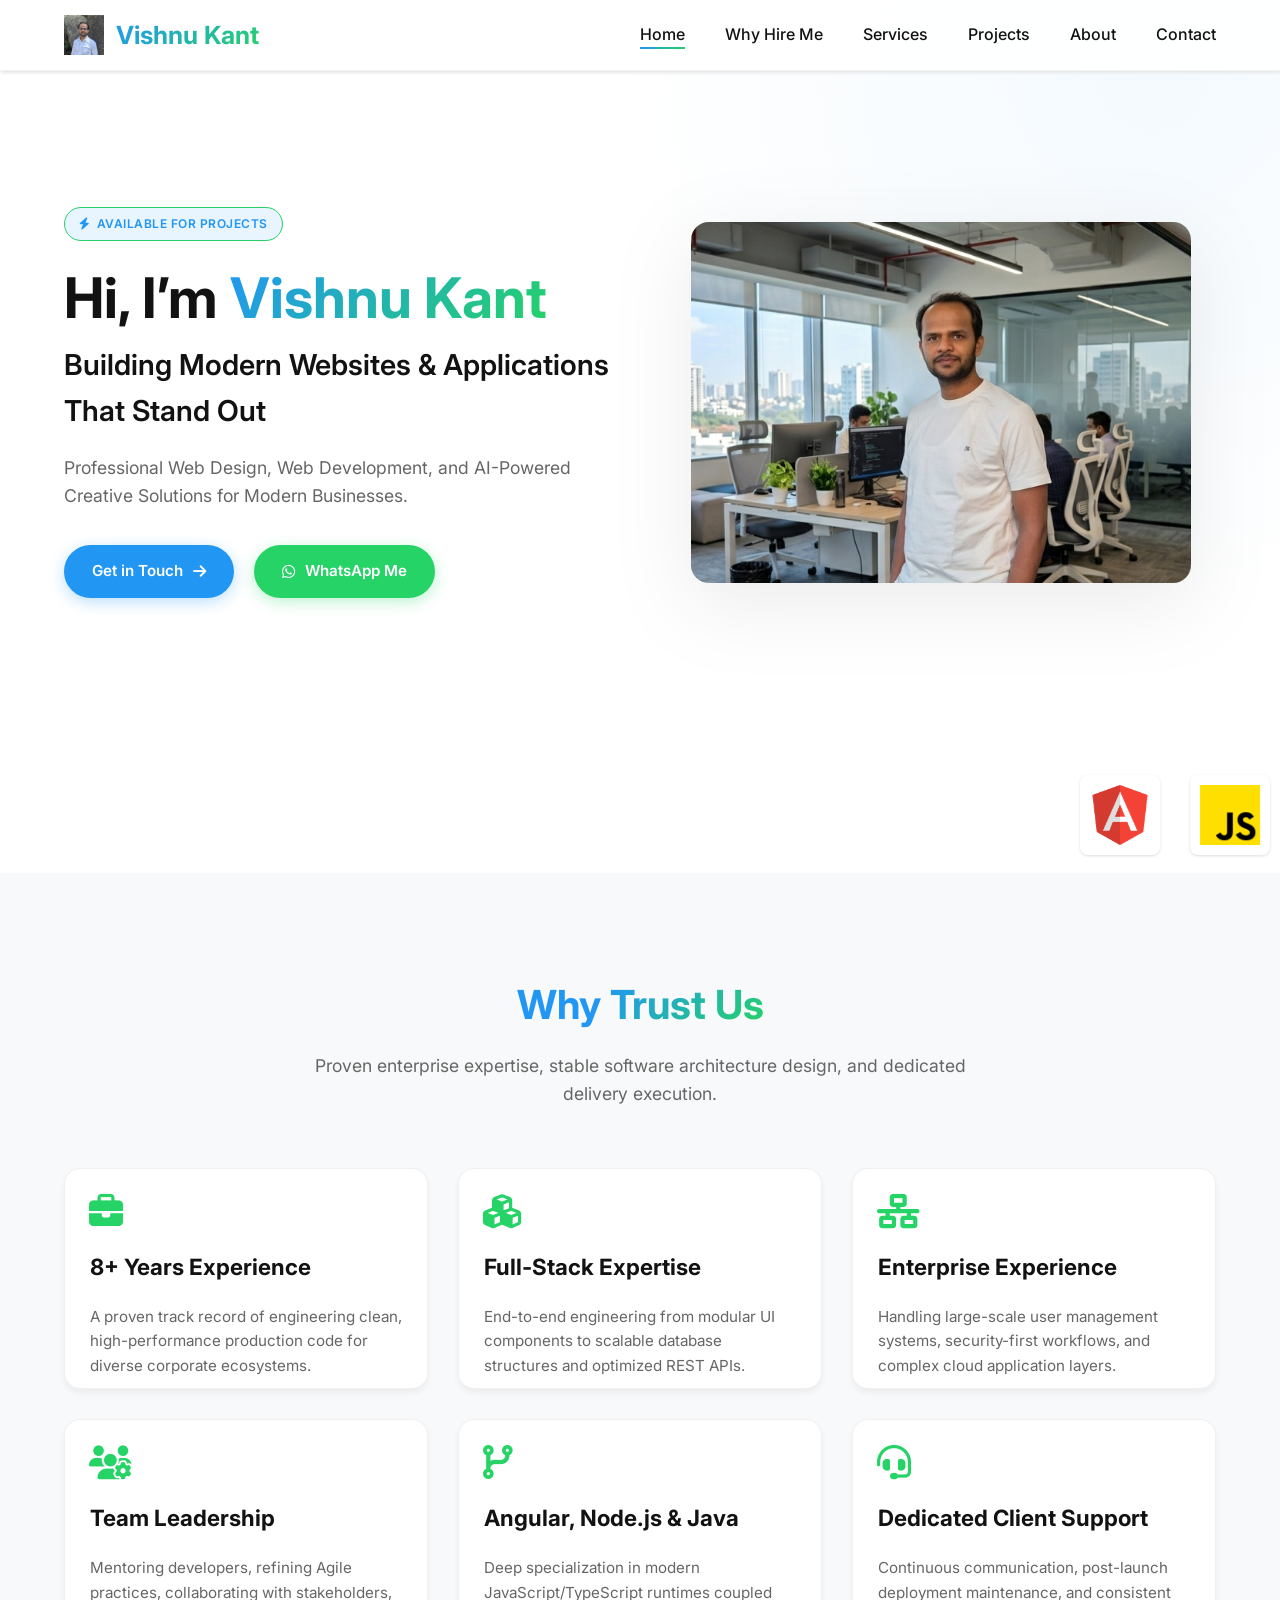
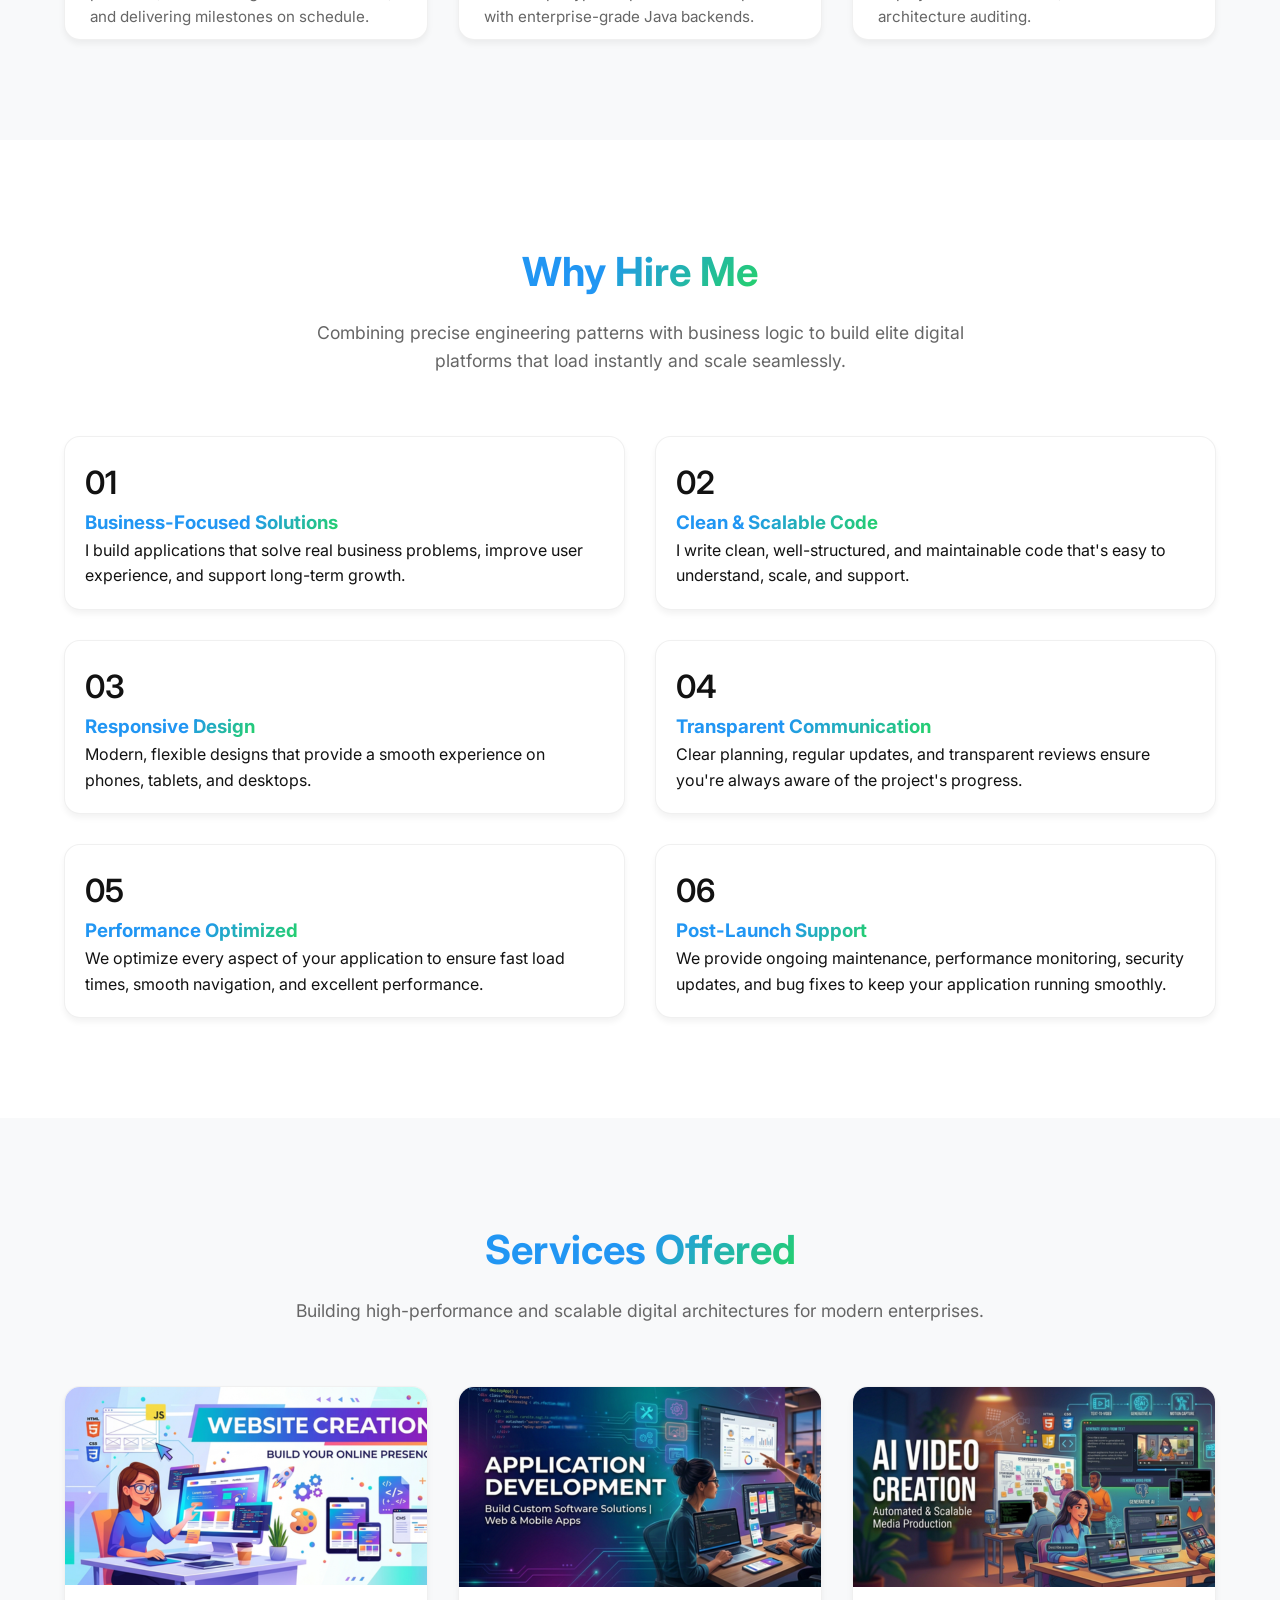
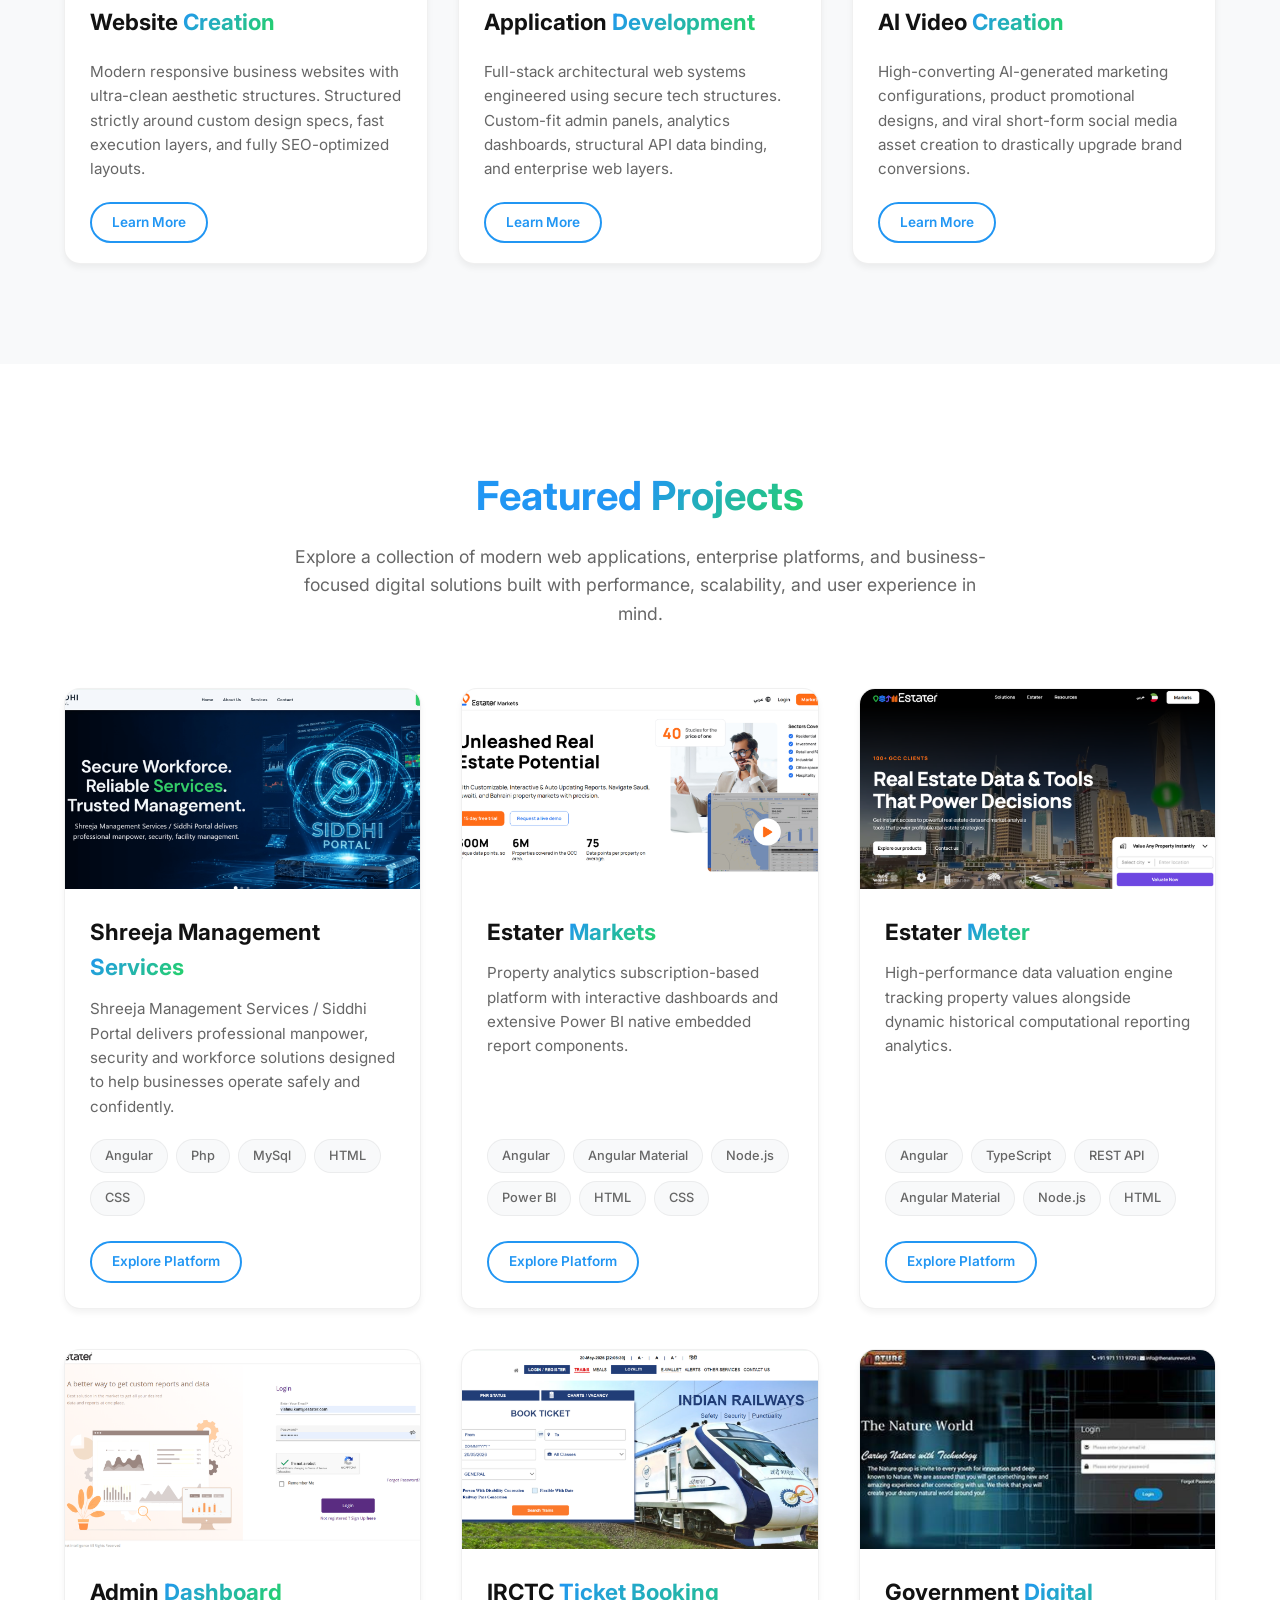
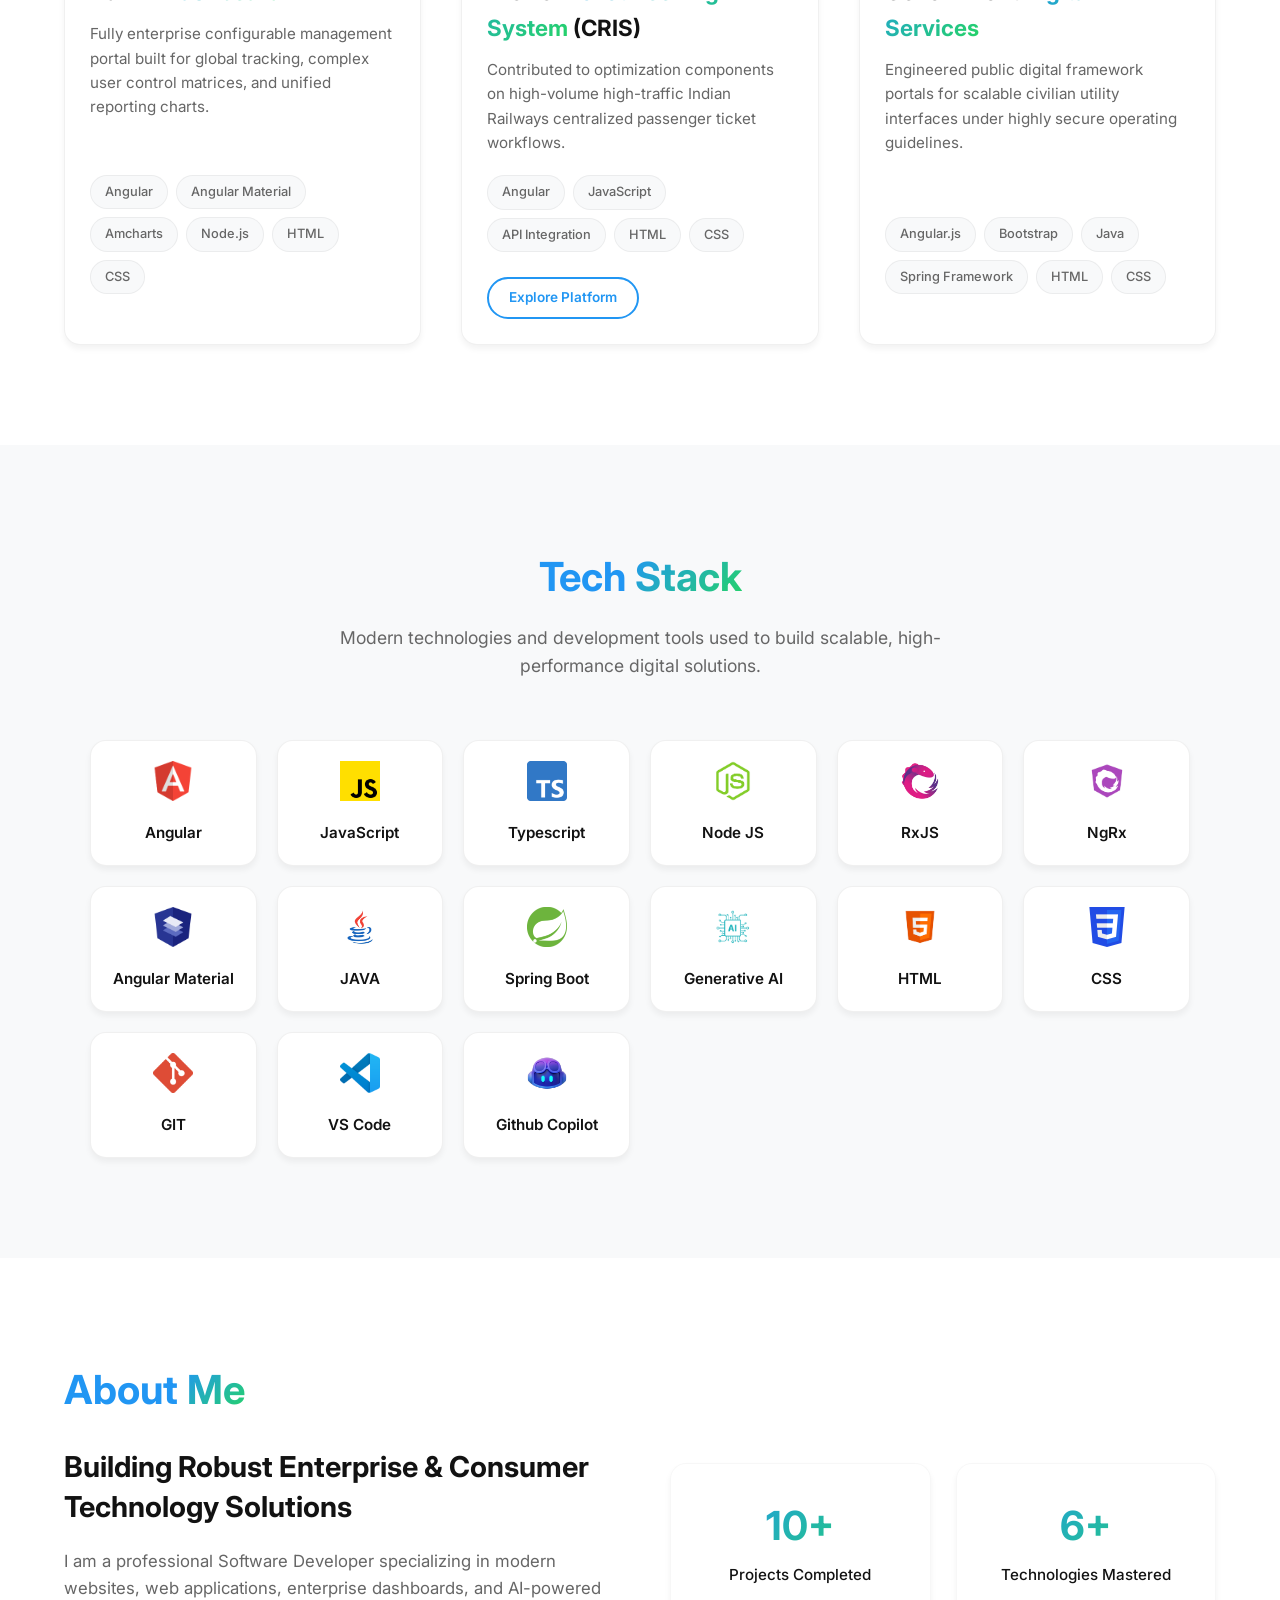
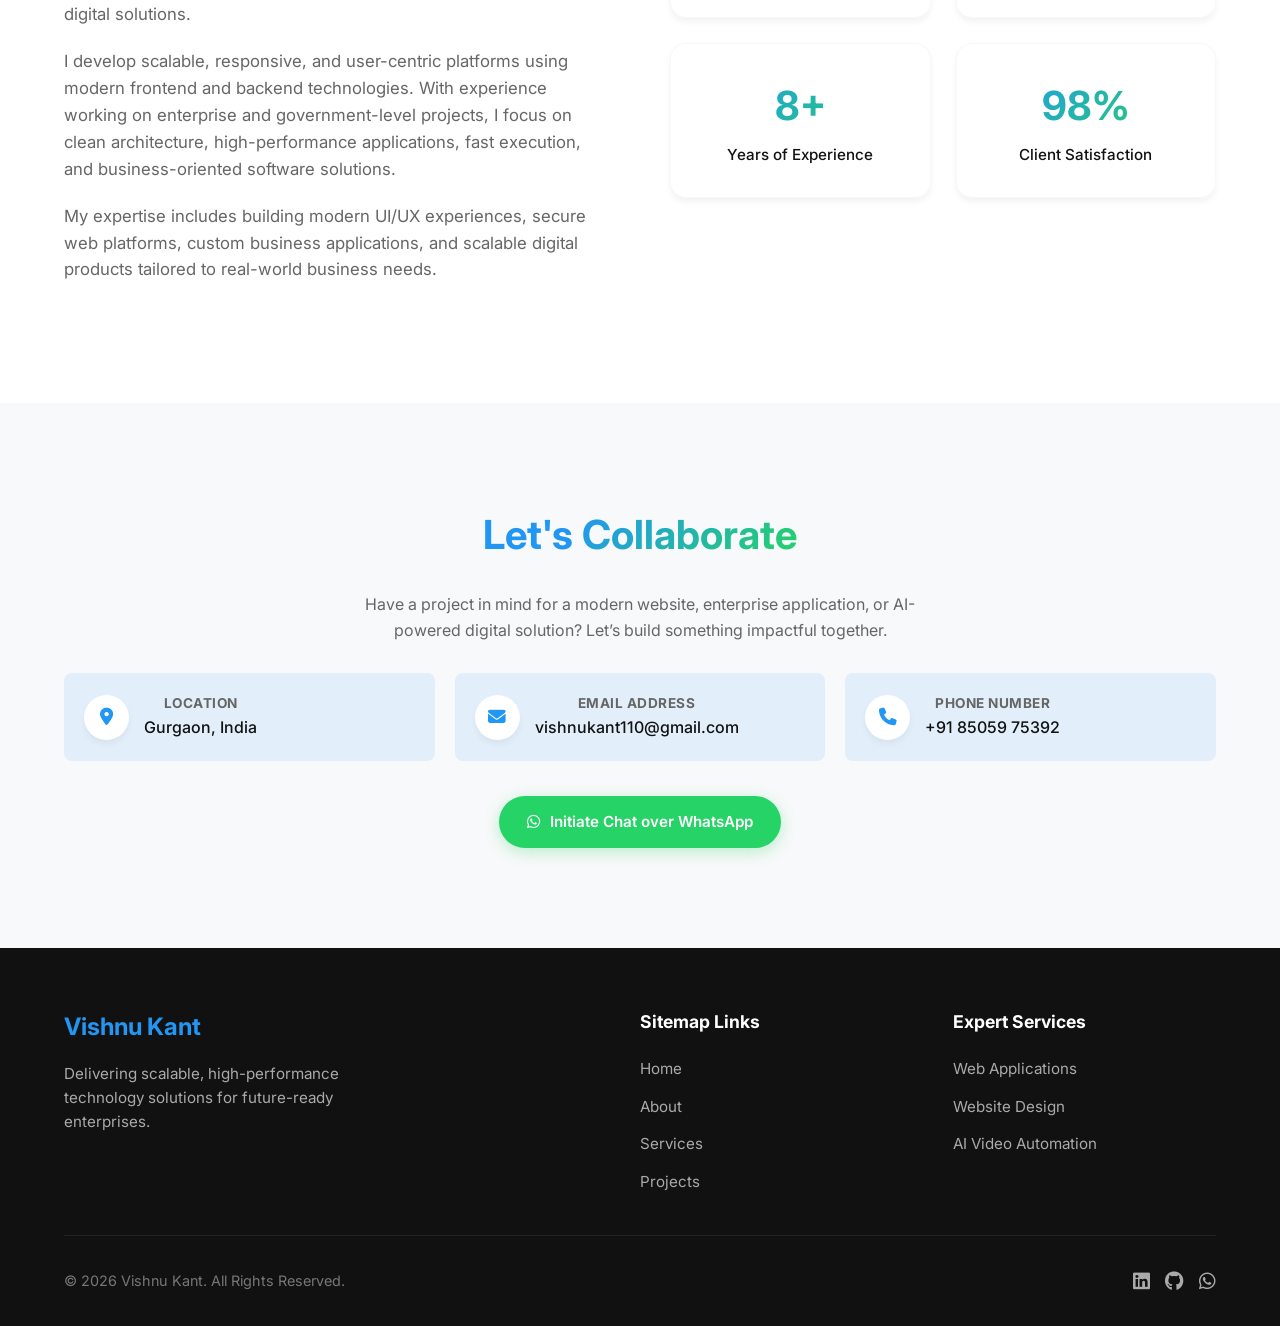
<file: index.html>
<!DOCTYPE html>
<html lang="en">

<head>
    <meta charset="UTF-8">
    <meta name="viewport" content="width=device-width, initial-scale=1.0">
    <title>Vishnu Kant | Software Developer & AI Video Solutions</title>
    <link href="https://fonts.googleapis.com/css2?family=Inter:wght@300;400;500;600;700&display=swap" rel="stylesheet">
    <link rel="stylesheet" href="https://cdnjs.cloudflare.com/ajax/libs/font-awesome/6.4.0/css/all.min.css">
    <link rel="stylesheet" href="./styles.css">

</head>

<body>

    <header>
        <div class="nav-container">
            <a href="" class="logo">
                <img src="./img/vishnukant.jpg" alt="">
                <span class="gradient-text">Vishnu Kant</span>
            </a>
            <button class="hamburger" aria-label="Toggle Menu">
                <i class="fa-solid fa-bars"></i>
            </button>
            <ul class="nav-menu">
                <li><a href="#home" class="active">Home</a></li>
                <li><a href="#why-hire-me">Why Hire Me</a></li>
                <li><a href="#services">Services</a></li>
                <li><a href="#projects">Projects</a></li>
                <!-- <li><a href="#case-studies">Case Studies</a></li> -->
                <!-- <li><a href="#process">Process</a></li> -->
                <!-- <li><a href="#testimonials">Testimonials</a></li> -->
                <li><a href="#about">About</a></li>
                <li><a href="#contact">Contact</a></li>
            </ul>
        </div>
    </header>

    <section id="home">
        <div class="hero-container">
            <div class="hero-content">
                <div class="hero-tag">
                    <i class="fa-solid fa-bolt" style="margin-right: 6px;"></i> Available for Projects
                </div>
                <h1>Hi, I’m <span class="gradient-text"> Vishnu Kant</span></h1>
                <h3>Building Modern Websites & Applications That Stand Out</h3>
                <p>Professional Web Design, Web Development, and AI-Powered Creative Solutions for Modern Businesses.
                </p>
                <div class="hero-ctas">
                    <a href="#contact" class="btn btn-primary">Get in Touch <i class="fa-solid fa-arrow-right"></i></a>
                    <a href="https://wa.me/918505975392" target="_blank" class="btn btn-whatsapp"><i
                            class="fa-brands fa-whatsapp"></i> WhatsApp Me</a>
                </div>
            </div>
            <div class="hero-visual">
                <img class="hero-illustration" src="./img/VK_port1.png" alt="">
            </div>
        </div>
    </section>
    <div>
        <marquee behavior="" direction="">

            <div class="tech-stack-marquee">
                    <img src="./img/icon/angular.png" alt="Angular">
                
                    <img src="./img/icon/javascript.png" alt="JS">
                
                    <img src="./img/icon/typescript.png" alt="MySQL">
                
                    <img src="./img/icon/nodejs.png" alt="Node">
                
                    <img src="./img/icon/rxjs.png" alt="RxJS">
                
                    <img src="./img/icon/ngrx.png" alt="NgRx">
                
                    <img src="./img/icon/angular-material.png" alt="MySQL">
                
                    <img src="./img/icon/java.png" alt="MySQL">
                
                    <img src="./img/icon/spring_boot.png" alt="MySQL">
                
                    <img src="./img/icon/getai.png" alt="MySQL">
                
                    <img src="./img/icon/html.png" alt="MySQL">
                
                    <img src="./img/icon/css.png" alt="MySQL">
                
                    <img src="./img/icon/git.png" alt="MySQL">
                
                    <img src="./img/icon/visual_studio_code.png" alt="MySQL">
                
                    <img src="./img/icon/github-copilot.png" alt="MySQL">
                
            </div>

        </marquee>
    </div>

    <section id="trust-indicators" class="reveal">
        <div class="section-header">
            <h2>Why <span class="gradient-text">Trust Us</span></h2>
            <p>Proven enterprise expertise, stable software architecture design, and dedicated delivery execution.</p>
        </div>

        <div class="services-grid">
            <div class="service-card">
                <div class="trust-img">
                    <i class="fa-solid fa-briefcase"></i>
                </div>
                <h3>8+ Years Experience</h3>
                <p>A proven track record of engineering clean, high-performance production code for diverse corporate
                    ecosystems.</p>
                <div class="trust-glow"></div>
            </div>

            <div class="service-card">
                <div class="trust-img">
                    <i class="fa-solid fa-cubes"></i>
                </div>
                <h3>Full-Stack Expertise</h3>
                <p>End-to-end engineering from modular UI components to scalable database structures and optimized REST
                    APIs.</p>
                <div class="trust-glow"></div>
            </div>

            <div class="service-card">
                <div class="trust-img">
                    <i class="fa-solid fa-network-wired"></i>
                </div>
                <h3>Enterprise Experience</h3>
                <p>Handling large-scale user management systems, security-first workflows, and complex cloud application
                    layers.</p>
                <div class="trust-glow"></div>
            </div>

            <div class="service-card">
                <div class="trust-img">
                    <i class="fa-solid fa-users-gear"></i>
                </div>
                <h3>Team Leadership</h3>
                <p>Mentoring developers, refining Agile practices, collaborating with stakeholders, and delivering
                    milestones on schedule.</p>
                <div class="trust-glow"></div>
            </div>

            <div class="service-card">
                <div class="trust-img">
                    <i class="fa-solid fa-code-branch"></i>
                </div>
                <h3>Angular, Node.js & Java</h3>
                <p>Deep specialization in modern JavaScript/TypeScript runtimes coupled with enterprise-grade Java
                    backends.</p>
                <div class="trust-glow"></div>
            </div>

            <div class="service-card">
                <div class="trust-img">
                    <i class="fa-solid fa-headset"></i>
                </div>
                <h3>Dedicated Client Support</h3>
                <p>Continuous communication, post-launch deployment maintenance, and consistent architecture auditing.
                </p>
                <div class="trust-glow"></div>
            </div>
        </div>
    </section>

    <section id="why-hire-me" class="reveal">
        <div class="why-hire-wrapper">
            <div class="section-header">
                <h2>Why <span class="gradient-text">Hire Me</span></h2>
                <p>Combining precise engineering patterns with business logic to build elite digital platforms that load
                    instantly and scale seamlessly.</p>
            </div>

            <div class="why-hire-text-grid">
                <!-- Feature 1: Business-Focused Solutions -->
                <div class="feature-block">
                    <div class="feature-inline-header">
                        <span class="feature-index">01</span>
                        <h3>Business-Focused <span class="gradient-text">Solutions</span></h3>
                    </div>
                    <p>I build applications that solve real business problems, improve user experience, and support
                        long-term growth.</p>
                </div>

                <!-- Feature 2: Clean & Scalable Code -->
                <div class="feature-block">
                    <div class="feature-inline-header">
                        <span class="feature-index">02</span>
                        <h3>Clean & <span class="gradient-text">Scalable Code</span> </h3>
                    </div>
                    <p>I write clean, well-structured, and maintainable code that's easy to understand, scale, and
                        support.</p>
                </div>

                <!-- Feature 3: Responsive Design -->
                <div class="feature-block">
                    <div class="feature-inline-header">
                        <span class="feature-index">03</span>
                        <h3>Responsive <span class="gradient-text">Design</span></h3>
                    </div>
                    <p>Modern, flexible designs that provide a smooth experience on phones, tablets, and desktops.</p>
                </div>

                <!-- Feature 4: Transparent Communication -->
                <div class="feature-block">
                    <div class="feature-inline-header">
                        <span class="feature-index">04</span>
                        <h3>Transparent <span class="gradient-text">Communication</span></h3>
                    </div>
                    <p>Clear planning, regular updates, and transparent reviews ensure you're always aware of the
                        project's progress.</p>
                </div>

                <!-- Feature 5: Performance Optimized -->
                <div class="feature-block">
                    <div class="feature-inline-header">
                        <span class="feature-index">05</span>
                        <h3>Performance <span class="gradient-text">Optimized</span></h3>
                    </div>
                    <p>We optimize every aspect of your application to ensure fast load times, smooth navigation, and
                        excellent performance.</p>
                </div>

                <!-- Feature 6: Post-Launch Support -->
                <div class="feature-block">
                    <div class="feature-inline-header">
                        <span class="feature-index">06</span>
                        <h3>Post-Launch <span class="gradient-text">Support</span></h3>
                    </div>
                    <p>We provide ongoing maintenance, performance monitoring, security updates, and bug fixes to keep
                        your application running smoothly.</p>
                </div>
            </div>
        </div>
    </section>

    <section id="services" class="reveal">
        <div class="section-header">
            <h2>Services <span class="gradient-text">Offered</span></h2>
            <p>Building high-performance and scalable digital architectures for modern enterprises.</p>
        </div>
        <div class="services-grid">
            <div class="service-card">
                <div class="service-img"><img src="./img/1.png" alt=""></div>
                <h3>Website <span class="gradient-text">Creation</span></h3>
                <p>Modern responsive business websites with ultra-clean aesthetic structures. Structured strictly around
                    custom design specs, fast execution layers, and fully SEO-optimized layouts.</p>
                <a href="#contact" class="btn btn-outline"
                    style="padding: 8px 20px; font-size: 0.85rem; align-self: flex-start;">Learn More</a>
            </div>
            <div class="service-card">
                <div class="service-img"><img src="./img/2.png" alt=""></div>
                <h3>Application <span class="gradient-text">Development</span></h3>
                <p>Full-stack architectural web systems engineered using secure tech structures. Custom-fit admin
                    panels, analytics dashboards, structural API data binding, and enterprise web layers.</p>
                <a href="#contact" class="btn btn-outline"
                    style="padding: 8px 20px; font-size: 0.85rem; align-self: flex-start;">Learn More</a>
            </div>
            <div class="service-card">
                <div class="service-img"><img src="./img/3.png" alt=""></div>
                <h3>AI Video <span class="gradient-text">Creation</span></h3>
                <p>High-converting AI-generated marketing configurations, product promotional designs, and viral
                    short-form social media asset creation to drastically upgrade brand conversions.</p>
                <a href="#contact" class="btn btn-outline"
                    style="padding: 8px 20px; font-size: 0.85rem; align-self: flex-start;">Learn More</a>
            </div>
        </div>
    </section>

    <section id="projects" class="reveal">
        <div class="section-header">
            <h2>Featured <span class="gradient-text">Projects</span></h2>
            <p>Explore a collection of modern web applications, enterprise platforms, and business-focused digital
                solutions built with performance, scalability, and user experience in mind.</p>
        </div>
        <div class="projects-grid">
            <div class="project-card">
                <div class="project-img-wrapper">
                    <img src="./img/project/1.png" alt="Shreeja Management">
                </div>
                <div class="project-info">
                    <h3>Shreeja Management <span class="gradient-text"> Services</span></h3>
                    <p>Shreeja Management Services / Siddhi Portal delivers professional manpower, security and
                        workforce solutions designed to help businesses operate safely and confidently.</p>
                    <div class="tech-stack">
                        <span class="tech-badge">Angular</span>
                        <span class="tech-badge">Php</span>
                        <span class="tech-badge">MySql</span>
                        <span class="tech-badge">HTML</span>
                        <span class="tech-badge">CSS</span>
                    </div>
                    <a href="https://shreejamanagementservices.netlify.app/" target="_blank" class="btn btn-outline"
                        style="padding: 8px 20px; font-size: 0.85rem; align-self: flex-start;">Explore Platform</a>
                </div>
            </div>
            <div class="project-card">
                <div class="project-img-wrapper">
                    <img src="./img/project/2.png" alt="Estater Markets">
                </div>
                <div class="project-info">
                    <h3>Estater <span class="gradient-text"> Markets</span></h3>
                    <p>Property analytics subscription-based platform with interactive dashboards and extensive Power BI
                        native embedded report components.</p>
                    <div class="tech-stack">
                        <span class="tech-badge">Angular</span>
                        <span class="tech-badge">Angular Material</span>
                        <span class="tech-badge">Node.js</span>
                        <span class="tech-badge">Power BI</span>
                        <span class="tech-badge">HTML</span>
                        <span class="tech-badge">CSS</span>
                    </div>
                    <a href="https://markets.estater.com/" target="_blank" class="btn btn-outline"
                        style="padding: 8px 20px; font-size: 0.85rem; align-self: flex-start;">Explore Platform</a>
                </div>
            </div>
            <div class="project-card">
                <div class="project-img-wrapper">
                    <img src="./img/project/3.png" alt="Estater Meter">
                </div>
                <div class="project-info">
                    <h3>Estater <span class="gradient-text">Meter</span></h3>
                    <p>High-performance data valuation engine tracking property values alongside dynamic historical
                        computational reporting analytics.</p>
                    <div class="tech-stack">
                        <span class="tech-badge">Angular</span>
                        <span class="tech-badge">TypeScript</span>
                        <span class="tech-badge">REST API</span>
                        <span class="tech-badge">Angular Material</span>
                        <span class="tech-badge">Node.js</span>
                        <span class="tech-badge">HTML</span>
                    </div>
                    <a href="https://estater.com/" target="_blank" class="btn btn-outline"
                        style="padding: 8px 20px; font-size: 0.85rem; align-self: flex-start;">Explore Platform</a>
                </div>
            </div>
            <div class="project-card">
                <div class="project-img-wrapper">
                    <img src="./img/project/4.png" alt="Admin Dashboard">
                </div>
                <div class="project-info">
                    <h3>Admin <span class="gradient-text">Dashboard</span></h3>
                    <p>Fully enterprise configurable management portal built for global tracking, complex user control
                        matrices, and unified reporting charts.</p>
                    <div class="tech-stack">
                        <span class="tech-badge">Angular</span>
                        <span class="tech-badge">Angular Material</span>
                        <span class="tech-badge">Amcharts</span>
                        <span class="tech-badge">Node.js</span>
                        <span class="tech-badge">HTML</span>
                        <span class="tech-badge">CSS</span>
                    </div>
                    <!-- <a href="" target="_blank" class="btn btn-outline" style="padding: 8px 20px; font-size: 0.85rem; align-self: flex-start;">Explore Platform</a> -->
                </div>
            </div>
            <div class="project-card">
                <div class="project-img-wrapper">
                    <img src="./img/project/5.png" alt="IRCTC System">
                </div>
                <div class="project-info">
                    <h3>IRCTC <span class="gradient-text">Ticket Booking System </span>(CRIS)</h3>
                    <p>Contributed to optimization components on high-volume high-traffic Indian Railways centralized
                        passenger ticket workflows.</p>
                    <div class="tech-stack">
                        <span class="tech-badge">Angular</span>
                        <span class="tech-badge">JavaScript</span>
                        <span class="tech-badge">API Integration</span>
                        <span class="tech-badge">HTML</span>
                        <span class="tech-badge">CSS</span>
                    </div>
                    <a href="https://www.irctc.co.in/nget/" target="_blank" class="btn btn-outline"
                        style="padding: 8px 20px; font-size: 0.85rem; align-self: flex-start;">Explore Platform</a>
                </div>
            </div>
            <div class="project-card" style="grid-column: span 1;">
                <div class="project-img-wrapper">
                    <img src="./img/project/6.png" alt="Government Digital Services">
                </div>
                <div class="project-info">
                    <h3>Government <span class="gradient-text">Digital Services</span></h3>
                    <p>Engineered public digital framework portals for scalable civilian utility interfaces under highly
                        secure operating guidelines.</p>
                    <div class="tech-stack">
                        <span class="tech-badge">Angular.js</span>
                        <span class="tech-badge">Bootstrap</span>
                        <span class="tech-badge">Java</span>
                        <span class="tech-badge">Spring Framework</span>
                        <span class="tech-badge">HTML</span>
                        <span class="tech-badge">CSS</span>
                    </div>
                    <!-- <a href="" target="_blank" class="btn btn-outline" style="padding: 8px 20px; font-size: 0.85rem; align-self: flex-start;">Explore Platform</a> -->
                </div>
            </div>
        </div>
    </section>

    <section id="skills" class="reveal">
        <div class="section-header">
            <h2>Tech <span class="gradient-text">Stack</span></h2>
            <p>Modern technologies and development tools used to build scalable, high-performance digital solutions.</p>
        </div>
        <div class="skills-container">
            <div class="skills-grid">

                <div class="skill-card">
                    <img src="./img/icon/angular.png" alt="Angular">
                    <p>Angular</p>
                </div>

                <div class="skill-card">
                    <img src="./img/icon/javascript.png" alt="JS">
                    <p>JavaScript</p>
                </div>

                <div class="skill-card">
                    <img src="./img/icon/typescript.png" alt="MySQL">
                    <p>Typescript</p>
                </div>

                <div class="skill-card">
                    <img src="./img/icon/nodejs.png" alt="Node">
                    <p>Node JS</p>
                </div>

                <div class="skill-card">
                    <img src="./img/icon/rxjs.png" alt="RxJS">
                    <p>RxJS</p>
                </div>

                <div class="skill-card">
                    <img src="./img/icon/ngrx.png" alt="NgRx">
                    <p>NgRx</p>
                </div>

                <div class="skill-card">
                    <img src="./img/icon/angular-material.png" alt="MySQL">
                    <p>Angular Material</p>
                </div>

                <div class="skill-card">
                    <img src="./img/icon/java.png" alt="MySQL">
                    <p>JAVA</p>
                </div>

                <div class="skill-card">
                    <img src="./img/icon/spring_boot.png" alt="MySQL">
                    <p>Spring Boot</p>
                </div>

                <div class="skill-card">
                    <img src="./img/icon/getai.png" alt="MySQL">
                    <p>Generative AI</p>
                </div>

                <div class="skill-card">
                    <img src="./img/icon/html.png" alt="MySQL">
                    <p>HTML</p>
                </div>

                <div class="skill-card">
                    <img src="./img/icon/css.png" alt="MySQL">
                    <p>CSS</p>
                </div>

                <div class="skill-card">
                    <img src="./img/icon/git.png" alt="MySQL">
                    <p>GIT</p>
                </div>

                <div class="skill-card">
                    <img src="./img/icon/visual_studio_code.png" alt="MySQL">
                    <p>VS Code</p>
                </div>

                <div class="skill-card">
                    <img src="./img/icon/github-copilot.png" alt="MySQL">
                    <p>Github Copilot</p>
                </div>
            </div>
        </div>
    </section>
    <section id="about" class="reveal">
        <div class="about-container">
            <div class="about-text">
                <div class="section-header" style="text-align: left; margin-bottom: 25px;">
                    <h2>About <span class="gradient-text">Me</span></h2>
                </div>
                <h3>Building Robust Enterprise & Consumer Technology Solutions</h3>
                <p>I am a professional Software Developer specializing in modern websites, web applications, enterprise
                    dashboards, and AI-powered digital solutions.</p>
                <p>I develop scalable, responsive, and user-centric platforms using modern frontend and backend
                    technologies. With experience working on enterprise and government-level projects, I focus on clean
                    architecture, high-performance applications, fast execution, and business-oriented software
                    solutions.</p>
                <p>My expertise includes building modern UI/UX experiences, secure web platforms, custom business
                    applications, and scalable digital products tailored to real-world business needs.</p>
            </div>
            <div class="about-stats">
                <div class="stat-card">
                    <h4 class="gradient-text">10+</h4>
                    <p>Projects Completed</p>
                </div>
                <div class="stat-card">
                    <h4 class="gradient-text">6+</h4>
                    <p>Technologies Mastered</p>
                </div>
                <div class="stat-card">
                    <h4 class="gradient-text">8+</h4>
                    <p>Years of Experience</p>
                </div>
                <div class="stat-card">
                    <h4 class="gradient-text">98%</h4>
                    <p>Client Satisfaction</p>
                </div>
            </div>
        </div>
    </section>

    <section id="contact" class="reveal">
        <div class="contact-container">
            <div class="contact-info">
                <div class="section-header" style="margin-bottom: 25px;">
                    <h2>Let's <span class="gradient-text">Collaborate</span></h2>
                </div>
                <p>Have a project in mind for a modern website, enterprise application, or AI-powered digital solution?
                    Let’s build something impactful together.</p>

                <div class="contact-details">
                    <div class="contact-row">
                        <div class="contact-icon"><i class="fa-solid fa-location-dot"></i></div>
                        <div>
                            <h5>Location</h5>
                            <p>Gurgaon, India</p>
                        </div>
                    </div>
                    <div class="contact-row">
                        <div class="contact-icon"><i class="fa-solid fa-envelope"></i></div>
                        <div>
                            <h5>Email Address</h5>
                            <p>vishnukant110@gmail.com</p>
                        </div>
                    </div>
                    <div class="contact-row">
                        <div class="contact-icon"><i class="fa-solid fa-phone"></i></div>
                        <div>
                            <h5>Phone Number</h5>
                            <p>+91 85059 75392</p>
                        </div>
                    </div>
                </div>

                <a href="https://wa.me/918505975392" target="_blank" class="btn btn-whatsapp"><i
                        class="fa-brands fa-whatsapp"></i> Initiate Chat over WhatsApp</a>
            </div>


        </div>
    </section>

    <footer>
        <div class="footer-grid">
            <div class="footer-brand">
                <h3>Vishnu Kant</h3>
                <p>Delivering scalable, high-performance technology solutions for future-ready enterprises.</p>
            </div>
            <div class="footer-links">
                <h4>Sitemap Links</h4>
                <ul>
                    <li><a href="#home">Home</a></li>
                    <li><a href="#about">About</a></li>
                    <li><a href="#services">Services</a></li>
                    <li><a href="#projects">Projects</a></li>
                </ul>
            </div>
            <div class="footer-links">
                <h4>Expert Services</h4>
                <ul>
                    <li><a href="#services">Web Applications</a></li>
                    <li><a href="#services">Website Design</a></li>
                    <li><a href="#services">AI Video Automation</a></li>
                </ul>
            </div>
        </div>
        <div class="footer-bottom">
            <p>&copy; <span id="year"></span> Vishnu Kant. All Rights Reserved.</p>
            <div class="social-icons">
                <a href="https://www.linkedin.com/in/vishnukant-luv/" target="_blank" aria-label="LinkedIn"><i
                        class="fa-brands fa-linkedin"></i></a>
                <a href="https://github.com/vishnu-85/" target="_blank" aria-label="GitHub"><i
                        class="fa-brands fa-github"></i></a>
                <a href="https://wa.me/918505975392" target="_blank" aria-label="WhatsApp"><i
                        class="fa-brands fa-whatsapp"></i></a>
            </div>
        </div>
    </footer>

    <script>

        let year = document.getElementById('year')
        if (year) year.innerText = new Date().getFullYear();
        // Responsive Hamburger Toggle Management
        const hamburger = document.querySelector('.hamburger');
        const navMenu = document.querySelector('.nav-menu');
        const navLinks = document.querySelectorAll('.nav-menu a');

        hamburger.addEventListener('click', () => {
            navMenu.classList.toggle('open');
            hamburger.innerHTML = navMenu.classList.contains('open') ? '<i class="fa-solid fa-xmark"></i>' : '<i class="fa-solid fa-bars"></i>';
        });

        navLinks.forEach(link => {
            link.addEventListener('click', () => {
                navMenu.classList.remove('open');
                hamburger.innerHTML = '<i class="fa-solid fa-bars"></i>';
            });
        });

        // Dynamic Native Intersection Scroll Reveal Observers
        const revealElements = document.querySelectorAll('.reveal');

        const revealObserver = new IntersectionObserver((entries) => {
            entries.forEach(entry => {
                if (entry.isIntersecting) {
                    entry.target.classList.add('active');
                }
            });
        }, { threshold: 0.15 });

        revealElements.forEach(element => revealObserver.observe(element));

        // Active Navigation Tracker Highlighting active view states
        const sections = document.querySelectorAll('section');
        window.addEventListener('scroll', () => {
            let current = '';
            sections.forEach(section => {
                const sectionTop = section.offsetTop;
                if (pageYOffset >= sectionTop - 150) {
                    current = section.getAttribute('id');
                }
            });

            navLinks.forEach(a => {
                a.classList.remove('active');
                if (a.getAttribute('href').includes(current)) {
                    a.classList.add('active');
                }
            });
        });
    </script>
</body>

</html>
</file>
<file: styles.css>
/* --- DESIGN SYSTEM & VARIABLES --- */
:root {
  --primary: #2196F3;
  --primary-hover: #1976D2;
  --secondary: #25D366;
  --primary-light: rgba(33, 150, 243, 0.1);
  --text: #121212;
  --text-muted: #666666;
  --bg-main: #FFFFFF;
  --bg-alt: #F8F9FA;
  --card-bg: rgba(255, 255, 255, 0.8);
  --shadow-sm: 0 4px 6px rgba(0, 0, 0, 0.05);
  --shadow-md: 0 10px 30px rgba(0, 0, 0, 0.08);
  --radius: 16px;
  --transition: all 0.4s cubic-bezier(0.16, 1, 0.3, 1);
}

* {
  box-sizing: border-box;
  margin: 0;
  padding: 0;
}

html {
  scroll-behavior: smooth;
  font-family: 'Inter', sans-serif;
  color: var(--text);
  background-color: var(--bg-main);
}

body {
  overflow-x: hidden;
  line-height: 1.6;
}
.gradient-text {
  /* 1. Apply the gradient as a background image */
  background: linear-gradient(135deg, var(--primary), var(--secondary));
  
  /* 2. Clip the background image strictly to the text characters */
  background-clip: text;
  -webkit-background-clip: text; /* Required for Chrome, Safari, and Edge */
  
  /* 3. Make the actual text color transparent so the background shines through */
  color: transparent;
  -webkit-text-fill-color: transparent; /* Extra reliability for WebKit browsers */
}
.gradient{
   background: linear-gradient(135deg, var(--primary), var(--secondary));
}
.highlights {
  color: var(--secondary);
}
/* --- REUSABLE UTILITIES --- */
section {
  padding: 100px 5%;
  max-width: 1400px;
  margin: 0 auto;
}

.section-header {
  text-align: center;
  margin-bottom: 60px;
}

.section-header h2 {
  font-size: 2.5rem;
  color: var(--primary);
  margin-bottom: 15px;
  font-weight: 700;
}

.section-header p {
  color: var(--text-muted);
  font-size: 1.1rem;
  max-width: 700px;
  margin: 0 auto;
}

.btn {
  display: inline-flex;
  align-items: center;
  gap: 10px;
  padding: 14px 28px;
  border-radius: 30px;
  font-weight: 600;
  text-decoration: none;
  transition: var(--transition);
  cursor: pointer;
  border: none;
  font-size: 0.95rem;
}

.btn-primary {
  background: var(--primary);
  color: #fff;
  box-shadow: 0 4px 15px rgba(33, 150, 243, 0.3);
}

.btn-primary:hover {
  background: var(--primary-hover);
  transform: translateY(-2px);
  box-shadow: 0 6px 20px rgba(33, 150, 243, 0.4);
}

.btn-whatsapp {
  background: #25D366;
  color: #fff;
  box-shadow: 0 4px 15px rgba(37, 211, 102, 0.3);
}

.btn-whatsapp:hover {
  background: #20ba5a;
  transform: translateY(-2px);
  box-shadow: 0 6px 20px rgba(37, 211, 102, 0.4);
}

.btn-outline {
  background: transparent;
  border: 2px solid var(--primary);
  color: var(--primary);
}

.btn-outline:hover {
  background: var(--primary-light);
  transform: translateY(-2px);
}

/* --- STICKY NAVBAR --- */
header {
  position: fixed;
  top: 0;
  left: 0;
  width: 100%;
  z-index: 1000;
  background: rgba(255, 255, 255, 0.85);
  backdrop-filter: blur(12px);
  box-shadow: 1px 2px 3px 0px #e7e7e7;
  border-bottom: 1px solid rgba(0, 0, 0, 0.05);
  transition: var(--transition);
}

.nav-container {
  max-width: 1400px;
  margin: 0 auto;
  padding: 15px 5%;
  display: flex;
  justify-content: space-between;
  align-items: center;
}
.logo{
  display: flex;
  align-items: center;
}
a.logo {
  text-decoration: none ;
}
a.logo span{
  font-size: 25px;
  font-weight: 700;
  margin: 0 12px;
}
.logo img {
  height: 40px;
  width: auto;
  display: block;
}

.nav-menu {
  display: flex;
  gap: 40px;
  list-style: none;
}

.nav-menu a {
  text-decoration: none;
  color: var(--text);
  font-weight: 500;
  position: relative;
  padding: 5px 0;
  transition: var(--transition);
}

.nav-menu a::after {
  content: '';
  position: absolute;
  bottom: 0;
  left: 0;
  width: 0;
  height: 2px;
  background: linear-gradient(135deg, var(--primary), var(--secondary));
  transition: var(--transition);
}

.nav-menu a:hover::after,
.nav-menu a.active::after {
  width: 100%;
}

.nav-menu a:hover {
  background: linear-gradient(135deg, var(--primary), var(--secondary));
  
  /* 2. Clip the background image strictly to the text characters */
  background-clip: text;
  -webkit-background-clip: text; /* Required for Chrome, Safari, and Edge */
  
  /* 3. Make the actual text color transparent so the background shines through */
  color: transparent;
  -webkit-text-fill-color: transparent; /* Extra reliability for WebKit browsers */
}

.hamburger {
  display: none;
  cursor: pointer;
  background: none;
  border: none;
  font-size: 1.5rem;
  color: var(--text);
}

/* --- HERO SECTION --- */
#home {
  min-height: 85vh;
  display: flex;
  align-items: center;
  padding-top: 140px;
  background: radial-gradient(circle at 90% 10%, rgba(33, 150, 243, 0.05) 0%, transparent 40%);
}

.hero-container {
  display: grid;
  grid-template-columns: 1fr 1fr;
  gap: 50px;
  align-items: center;
  width: 100%;
}

.hero-content h1 {
  font-size: 3.5rem;
  font-weight: 700;
  color: var(--text);
  line-height: 1.2;
  margin-bottom: 10px;
}

.hero-content h3 {
  font-size: 1.8rem;
  color: var(--text);
  font-weight: 600;
  margin-bottom: 20px;
}

.hero-content p {
  font-size: 1.1rem;
  color: var(--text-muted);
  margin-bottom: 35px;
  max-width: 540px;
}

.hero-tag {
  display: inline-flex;
  align-items: center;
  padding: 6px 14px;
  background-color: var(--primary-light);
  color: var(--primary);
  border-radius: 100px;
  font-size: 0.75rem;
  font-weight: 600;
  letter-spacing: 0.5px;
  text-transform: uppercase;
  margin-bottom: 24px;
  border: 1px solid var(--secondary);
}

.hero-ctas {
  display: flex;
  gap: 20px;
  flex-wrap: wrap;
}

.hero-visual {
  position: relative;
  display: flex;
  justify-content: center;
  align-items: center;
}

/* SVG Dynamic Illustration Accent */
.hero-illustration {
  border-radius: 18px;
  width: 100%;
  max-width: 500px;
  height: auto;
  filter: drop-shadow(0 20px 40px rgba(0, 0, 0, 0.08));
  animation: float 6s ease-in-out infinite;
}

@keyframes float {

  0%,
  100% {
    transform: translateY(0);
  }

  50% {
    transform: translateY(-15px);
  }
}

/* --- ABOUT SECTION --- */

#trust-indicators, #services, #skills {
  background: var(--bg-alt);
}

.about-container {
  display: grid;
  grid-template-columns: 1fr 1fr;
  gap: 60px;
  align-items: center;
}

.about-text h3 {
  font-size: 1.8rem;
  margin-bottom: 20px;
  line-height: 1.4;
}

.about-text p {
  color: var(--text-muted);
  margin-bottom: 20px;
  font-size: 1.05rem;
}

.about-stats {
  display: grid;
  grid-template-columns: repeat(2, 1fr);
  gap: 25px;
}

.stat-card {
  background: var(--card-bg);
  padding: 30px;
  border-radius: var(--radius);
  box-shadow: var(--shadow-sm);
  border: 1px solid rgba(0, 0, 0, 0.03);
  text-align: center;
  transition: var(--transition);
}

.stat-card:hover {
  transform: translateY(-5px);
  box-shadow: var(--shadow-md);
  border-color: var(--primary-light);
}

.stat-card h4 {
  font-size: 2.5rem;
  margin-bottom: 5px;
}

.stat-card p {
  color: var(--text);
  font-size: 0.95rem;
  font-weight: 500;
}
/* tech-stack-marquee */

.tech-stack-marquee{
    display: flex;
    align-items: center;
    gap: 30px;
    white-space: nowrap;
    padding: 10px 0;
}
.tech-stack-marquee img{
       height: 80px;
    width: 80px;
    display: block;
    transition: var(--transition);
    box-shadow: 0px 1px 3px 0px #ddd;
    padding: 10px;
    border-radius: 8px;
}
/* why-hire-text-grid */
.why-hire-text-grid{
    display: grid;
    grid-template-columns: repeat(2, 1fr);
    gap: 30px;
}
/* .feature-block:nth-child(1), .feature-block:nth-child(3), .feature-block:nth-child(5) { 
  margin-left: 0;
  width: 70%;
}

.feature-block:nth-child(2), .feature-block:nth-child(4), .feature-block:nth-child(6) { 
  margin-left: 30%;
} */

.feature-block {
  background: var(--bg-main);
  padding: 0;
  border-radius: var(--radius);
  box-shadow: var(--shadow-sm);
  border: 1px solid rgba(0, 0, 0, 0.06);
  transition: var(--transition);
  position: relative;
  overflow: hidden;
  display: flex;
  flex-direction: column;
  padding: 20px;
}
.feature-block h3{
  color: var(--primary);
}
.feature-block .feature-index{
  font-size: 2rem;
  font-weight: 600;
  /* color: var(--secondary); */
}
.feature-block::before {
  content: '';
  position: absolute;
  top: 0;
  left: 0;
  width: 100%;
  height: 4px;
  background: linear-gradient(135deg, var(--primary), var(--secondary));
  transform: scaleX(0);
  transform-origin: left;
  transition: var(--transition);
}

.feature-block:hover {
  transform: translateY(-8px);
  box-shadow: var(--shadow-md);
}

.feature-block:hover::before {
  transform: scaleX(1);
}
/* --- SERVICES SECTION --- */
.services-grid {
  display: grid;
  grid-template-columns: repeat(3, 1fr);
  gap: 30px;
}

.service-card {
  background: var(--bg-main);
  padding: 0;
  border-radius: var(--radius);
  box-shadow: var(--shadow-sm);
  border: 1px solid rgba(0, 0, 0, 0.06);
  transition: var(--transition);
  position: relative;
  overflow: hidden;
  display: flex;
  flex-direction: column;
}

.service-card::before {
  content: '';
  position: absolute;
  top: 0;
  left: 0;
  width: 100%;
  height: 4px;
  background: linear-gradient(135deg, var(--primary), var(--secondary));
  transform: scaleX(0);
  transform-origin: left;
  transition: var(--transition);
}

.service-card:hover {
  transform: translateY(-8px);
  box-shadow: var(--shadow-md);
}

.service-card:hover::before {
  transform: scaleX(1);
}
.service-img{

}
.trust-img{
    padding: 1rem 1.5rem 0;
    background: linear-gradient(135deg, var(--secondary), var(--secondary));
    background-clip: text;
    -webkit-background-clip: text;
    color: transparent;
    -webkit-text-fill-color: transparent;
    font-size: 34px;
}
.service-icon {
  width: 60px;
  height: 60px;
  background: var(--primary-light);
  color: var(--primary);
  border-radius: 12px;
  display: flex;
  align-items: center;
  justify-content: center;
  font-size: 1.5rem;
  margin-bottom: 25px;
}

.service-card h3 {
  padding: 10px 25px;
  font-size: 1.4rem;
}

.service-card p {
  padding: 10px 25px;
  color: var(--text-muted);
  font-size: 0.95rem;
  flex-grow: 1;
}
.service-card a{
    margin: 10px 25px 20px;
}

/* --- PROJECTS SECTION --- */

.projects-grid {
  display: grid;
  grid-template-columns: repeat(3, 1fr);
  gap: 40px;
}

.project-card {
  background: var(--bg-main);
  border-radius: var(--radius);
  overflow: hidden;
  box-shadow: var(--shadow-sm);
  border: 1px solid rgba(0, 0, 0, 0.06);
  transition: var(--transition);
  display: flex;
  flex-direction: column;
}

.project-card:hover {
  transform: translateY(-8px);
  box-shadow: var(--shadow-md);
}

.project-img-wrapper {
  position: relative;
  overflow: hidden;
  padding-top: 56.25%;
  /* 16:9 Aspect Ratio */
  background: #eee;
}

.project-card img {
  position: absolute;
  top: 0;
  left: 0;
  width: 100%;
  height: 100%;
  object-fit: cover;
  transition: var(--transition);
}

.project-card:hover img {
  transform: scale(1.05);
}

.project-info {
  padding: 25px;
  display: flex;
  flex-direction: column;
  flex-grow: 1;
}

.project-info h3 {
  font-size: 1.4rem;
  margin-bottom: 12px;
}

.project-info p {
  color: var(--text-muted);
  font-size: 0.95rem;
  margin-bottom: 20px;
  flex-grow: 1;
}

.tech-stack {
  display: flex;
  flex-wrap: wrap;
  gap: 8px;
  margin-bottom: 25px;
}

.tech-badge {
  background: var(--bg-alt);
  color: var(--text-muted);
  padding: 6px 14px;
  border-radius: 20px;
  font-size: 0.8rem;
  font-weight: 500;
  border: 1px solid rgba(0, 0, 0, 0.05);
}

/* --- SKILLS SECTION --- */
.skills-container {
  max-width: 1100px;
  margin: 0 auto;
}

.skills-grid {
  display: grid;
  grid-template-columns: repeat(auto-fill, minmax(160px, 1fr));
  gap: 20px;
}

.skill-card {
  position: relative;
  background: var(--bg-main);
  padding: 20px;
  border-radius: var(--radius);
  text-align: center;
  box-shadow: var(--shadow-sm);
  border: 1px solid rgba(0, 0, 0, 0.06);
  transition: var(--transition);
}
.skill-card::before {
  content: '';
  position: absolute;
  top: 0;
  left: 0;
  width: 100%;
  height: 4px;
  background: linear-gradient(135deg, var(--primary), var(--secondary));
  transform: scaleX(0);
  transform-origin: left;
  border-top-left-radius: var(--radius);
  border-top-right-radius: var(--radius);
  transition: var(--transition);
}

.skill-card:hover {
  transform: translateY(-5px); 
  box-shadow: 0 8px 20px rgba(33, 150, 243, 0.1);
}
.skill-card:hover::before {
   transform: scaleX(1);
}

.skill-card img {
  width: 40px;
  font-size: 2rem;
  color: var(--primary);
  margin-bottom: 12px;
}

.skill-card p {
  font-weight: 600;
  font-size: 0.95rem;
}

/* --- CONTACT SECTION --- */
#contact {
  background: var(--bg-alt);
}

.contact-container {
  display: grid;
  grid-template-columns: 1fr;
  gap: 50px;
  align-items: center;
  text-align: center;
}

.contact-info h3 {
  font-size: 1.8rem;
  margin-bottom: 15px;

}

.contact-info p {
  color: var(--text-muted);
  max-width: 550px;
  margin: 10px auto 30px;
}

.contact-details {
  display: grid;
  grid-template-columns: repeat(3, 1fr); 
  gap: 20px;
  margin-bottom: 35px;
}

.contact-row {
    display: flex;
    align-items: center;
    gap: 15px;
    background: var(--primary-light);
    padding: 20px;
    border-radius: 8px;
}

.contact-icon {
  width: 45px;
  height: 45px;
  background: var(--bg-main);
  color: var(--primary);
  border-radius: 50%;
  display: flex;
  align-items: center;
  justify-content: center;
  box-shadow: var(--shadow-sm);
  font-size: 1.1rem;
}

.contact-row div h5 {
  font-size: 0.85rem;
  color: var(--text-muted);
  text-transform: uppercase;
  letter-spacing: 0.5px;
}

.contact-row div p {
  margin: 0;
  color: var(--text);
  font-weight: 500;
}

.contact-form {
  background: var(--bg-main);
  padding: 40px;
  border-radius: var(--radius);
  box-shadow: var(--shadow-sm);
}

.form-group {
  margin-bottom: 20px;
}

.form-group label {
  display: block;
  margin-bottom: 8px;
  font-size: 0.9rem;
  font-weight: 500;
}

.form-group input,
.form-group textarea {
  width: 100%;
  padding: 12px 16px;
  border-radius: 8px;
  border: 1px solid rgba(0, 0, 0, 0.1);
  background: var(--bg-alt);
  font-family: inherit;
  font-size: 0.95rem;
  transition: var(--transition);
}

.form-group input:focus,
.form-group textarea:focus {
  outline: none;
  border-color: var(--primary);
  background: #fff;
  box-shadow: 0 0 0 4px var(--primary-light);
}

/* --- FOOTER --- */
footer {
  background: #111;
  color: #fff;
  padding: 60px 5% 30px;
}

.footer-grid {
  max-width: 1400px;
  margin: 0 auto;
  display: grid;
  grid-template-columns: 2fr 1fr 1fr;
  gap: 50px;
  margin-bottom: 40px;
}

.footer-brand h3 {
  font-size: 1.5rem;
  color: var(--primary);
  margin-bottom: 15px;
}

.footer-brand p {
  color: #aaa;
  max-width: 320px;
  font-size: 0.95rem;
}

.footer-links h4 {
  font-size: 1.1rem;
  margin-bottom: 20px;
  position: relative;
}

.footer-links ul {
  list-style: none;
  display: flex;
  flex-direction: column;
  gap: 12px;
}

.footer-links a {
  color: #aaa;
  text-decoration: none;
  transition: var(--transition);
  font-size: 0.95rem;
}

.footer-links a:hover {
  color: var(--primary);
  padding-left: 5px;
}

.footer-bottom {
  max-width: 1400px;
  margin: 0 auto;
  padding-top: 30px;
  border-top: 1px solid #222;
  display: flex;
  justify-content: space-between;
  align-items: center;
  flex-wrap: wrap;
  gap: 20px;
  color: #777;
  font-size: 0.9rem;
}

.social-icons {
  display: flex;
  gap: 15px;
}

.social-icons a {
  color: #aaa;
  font-size: 1.2rem;
  transition: var(--transition);
}

.social-icons a:hover {
  color: var(--primary);
  transform: translateY(-3px);
}

/* --- SCROLL REVEAL ANIMATION WORK --- */
.reveal {
  opacity: 0;
  transform: translateY(30px);
  transition: opacity 0.8s ease, transform 0.8s ease;
}

.reveal.active {
  opacity: 1;
  transform: translateY(0);
}

/* --- RESPONSIVE BREAKPOINTS --- */
@media (max-width: 1024px) {

  .hero-container,
  .about-container,
  .contact-container {
    grid-template-columns: 1fr;
    gap: 40px;
  }

  .hero-content {
    text-align: center;
  }

  .hero-content p {
    margin: 0 auto 35px;
  }

  .hero-ctas {
    justify-content: center;
  }

  .services-grid {
    grid-template-columns: repeat(2, 1fr);
  }

  .projects-grid {
    grid-template-columns: 1fr;
  }

  .footer-grid {
    grid-template-columns: 1fr 1fr;
  }

  .footer-brand {
    grid-column: span 2;
  }
}

@media (max-width: 768px) {
  header {
    padding: 5px 0;
  }

  .hamburger {
    display: block;
  }

  .nav-menu {
    position: fixed;
    top: 82px;
    right: -100%;
    width: 100%;
    height: calc(100vh - 73px);
    background: #fff;
    flex-direction: column;
    align-items: flex-start;
    padding-top: 50px;
    gap: 30px;
    transition: var(--transition);
    box-shadow: var(--shadow-md);
    border: 1px solid var(--card-bg);
    padding: 30px;
  }

  .nav-menu.open {
    right: -25%;
  }

  .hero-content h1 {
    font-size: 2.8rem;
  }

  .services-grid {
    grid-template-columns: 1fr;
  }

  .about-stats {
    grid-template-columns: 1fr;
  }

  .footer-grid {
    grid-template-columns: 1fr;
  }

  .footer-brand {
    grid-column: span 1;
  }
  .contact-details {
    grid-template-columns: repeat(1, 1fr); 
  }
}
</file>
